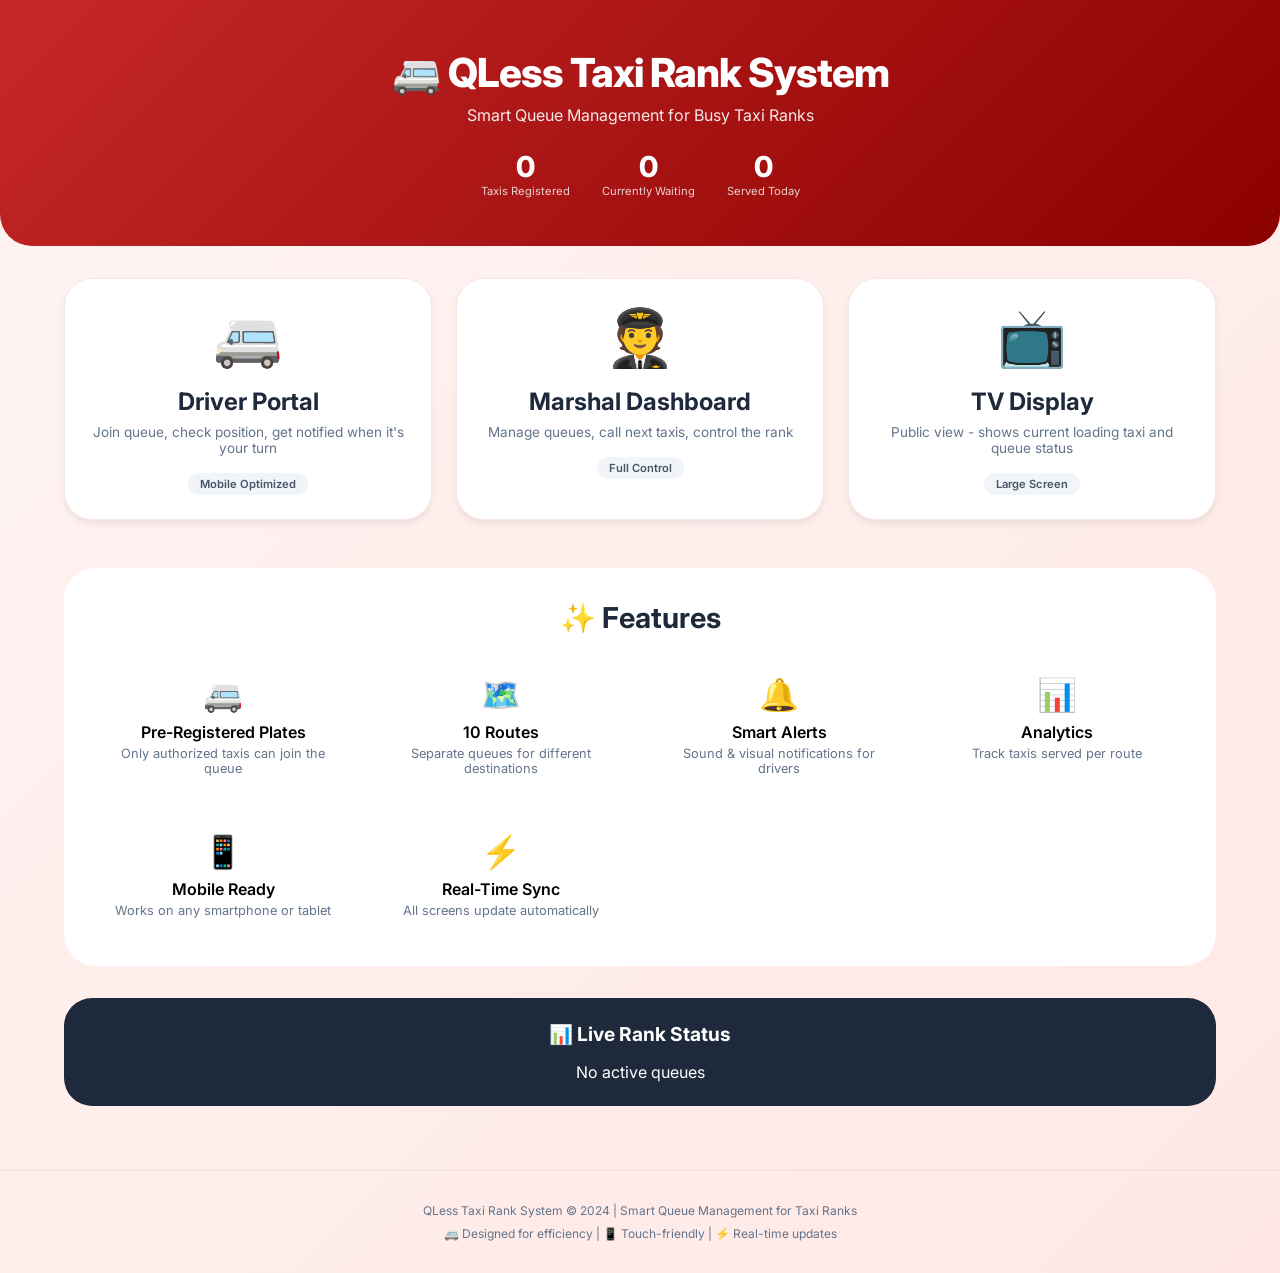
<file: index.html>
<!DOCTYPE html>
<html lang="en">
<head>
  <meta charset="UTF-8">
  <meta name="viewport" content="width=device-width, initial-scale=1.0, viewport-fit=cover">
  <title>QLess Taxi Rank System | Smart Queue Management</title>
  <link href="https://fonts.googleapis.com/css2?family=Inter:wght@300;400;500;600;700;800;900&display=swap" rel="stylesheet">
  <style>
    * {
      margin: 0;
      padding: 0;
      box-sizing: border-box;
    }

    body {
      font-family: 'Inter', sans-serif;
      background: linear-gradient(135deg, #fef4f2 0%, #ffe8e5 100%);
      min-height: 100vh;
    }

    /* Header */
    .hero {
      background: linear-gradient(135deg, #C62828 0%, #8B0000 100%);
      color: white;
      padding: 3rem 1.5rem;
      text-align: center;
      border-bottom-left-radius: 32px;
      border-bottom-right-radius: 32px;
    }

    .hero h1 {
      font-size: 2.5rem;
      font-weight: 800;
      letter-spacing: -1px;
    }

    .hero .tagline {
      font-size: 1rem;
      opacity: 0.9;
      margin-top: 0.5rem;
    }

    .hero .stats {
      display: flex;
      justify-content: center;
      gap: 2rem;
      margin-top: 1.5rem;
      flex-wrap: wrap;
    }

    .hero .stat {
      text-align: center;
    }

    .hero .stat-number {
      font-size: 1.8rem;
      font-weight: 800;
    }

    .hero .stat-label {
      font-size: 0.7rem;
      opacity: 0.8;
    }

    /* Container */
    .container {
      max-width: 1200px;
      margin: 0 auto;
      padding: 2rem 1.5rem;
    }

    /* Portal Cards */
    .portals-grid {
      display: grid;
      grid-template-columns: repeat(auto-fit, minmax(280px, 1fr));
      gap: 1.5rem;
      margin-bottom: 3rem;
    }

    .portal-card {
      background: white;
      border-radius: 28px;
      padding: 1.5rem;
      text-align: center;
      cursor: pointer;
      transition: all 0.3s ease;
      box-shadow: 0 4px 6px rgba(0, 0, 0, 0.07);
      border: 1px solid rgba(198, 40, 40, 0.1);
    }

    .portal-card:hover {
      transform: translateY(-8px);
      box-shadow: 0 20px 30px rgba(198, 40, 40, 0.15);
      border-color: rgba(198, 40, 40, 0.3);
    }

    .portal-icon {
      font-size: 3.5rem;
      margin-bottom: 1rem;
    }

    .portal-card h3 {
      font-size: 1.5rem;
      font-weight: 700;
      color: #1e293b;
      margin-bottom: 0.5rem;
    }

    .portal-card p {
      color: #64748b;
      font-size: 0.85rem;
      margin-bottom: 1rem;
    }

    .portal-badge {
      display: inline-block;
      background: #f1f5f9;
      padding: 0.25rem 0.75rem;
      border-radius: 20px;
      font-size: 0.7rem;
      font-weight: 600;
      color: #475569;
    }

    /* Features Section */
    .features {
      background: white;
      border-radius: 32px;
      padding: 2rem;
      margin-top: 1rem;
    }

    .features h2 {
      text-align: center;
      font-size: 1.8rem;
      font-weight: 700;
      color: #1e293b;
      margin-bottom: 1.5rem;
    }

    .features-grid {
      display: grid;
      grid-template-columns: repeat(auto-fit, minmax(200px, 1fr));
      gap: 1.5rem;
    }

    .feature-item {
      text-align: center;
      padding: 1rem;
    }

    .feature-icon {
      font-size: 2rem;
      margin-bottom: 0.5rem;
    }

    .feature-item h4 {
      font-weight: 600;
      margin-bottom: 0.25rem;
    }

    .feature-item p {
      font-size: 0.8rem;
      color: #64748b;
    }

    /* Quick Stats */
    .quick-stats {
      background: #1e293b;
      border-radius: 28px;
      padding: 1.5rem;
      margin-top: 2rem;
      color: white;
    }

    .quick-stats h3 {
      font-size: 1.2rem;
      margin-bottom: 1rem;
      text-align: center;
    }

    .stats-row {
      display: flex;
      justify-content: space-around;
      flex-wrap: wrap;
      gap: 1rem;
    }

    .stat-item {
      text-align: center;
    }

    .stat-value {
      font-size: 1.5rem;
      font-weight: 800;
      color: #C62828;
    }

    /* Footer */
    .footer {
      text-align: center;
      padding: 2rem;
      color: #64748b;
      font-size: 0.75rem;
      border-top: 1px solid rgba(0, 0, 0, 0.05);
      margin-top: 2rem;
    }

    /* Responsive */
    @media (max-width: 768px) {
      .hero h1 {
        font-size: 1.8rem;
      }
      
      .portals-grid {
        grid-template-columns: 1fr;
      }
      
      .features-grid {
        grid-template-columns: 1fr;
      }
    }

    /* Animations */
    @keyframes fadeInUp {
      from {
        opacity: 0;
        transform: translateY(20px);
      }
      to {
        opacity: 1;
        transform: translateY(0);
      }
    }

    .portal-card {
      animation: fadeInUp 0.5s ease forwards;
    }

    .portal-card:nth-child(1) { animation-delay: 0.1s; }
    .portal-card:nth-child(2) { animation-delay: 0.2s; }
    .portal-card:nth-child(3) { animation-delay: 0.3s; }
  </style>
</head>
<body>
  <div class="hero">
    <h1>🚐 QLess Taxi Rank System</h1>
    <p class="tagline">Smart Queue Management for Busy Taxi Ranks</p>
    <div class="stats" id="liveStats">
      <div class="stat">
        <div class="stat-number" id="totalTaxis">0</div>
        <div class="stat-label">Taxis Registered</div>
      </div>
      <div class="stat">
        <div class="stat-number" id="totalInQueue">0</div>
        <div class="stat-label">Currently Waiting</div>
      </div>
      <div class="stat">
        <div class="stat-number" id="totalServed">0</div>
        <div class="stat-label">Served Today</div>
      </div>
    </div>
  </div>

  <div class="container">
    <div class="portals-grid">
      <!-- Driver Portal -->
      <div class="portal-card" onclick="window.location.href='driver.html'">
        <div class="portal-icon">🚐</div>
        <h3>Driver Portal</h3>
        <p>Join queue, check position, get notified when it's your turn</p>
        <span class="portal-badge">Mobile Optimized</span>
      </div>

      <!-- Marshal Dashboard -->
      <div class="portal-card" onclick="window.location.href='marshal.html'">
        <div class="portal-icon">🧑‍✈️</div>
        <h3>Marshal Dashboard</h3>
        <p>Manage queues, call next taxis, control the rank</p>
        <span class="portal-badge">Full Control</span>
      </div>

      <!-- TV Display -->
      <div class="portal-card" onclick="window.location.href='display.html'">
        <div class="portal-icon">📺</div>
        <h3>TV Display</h3>
        <p>Public view - shows current loading taxi and queue status</p>
        <span class="portal-badge">Large Screen</span>
      </div>
    </div>

    <div class="features">
      <h2>✨ Features</h2>
      <div class="features-grid">
        <div class="feature-item">
          <div class="feature-icon">🚐</div>
          <h4>Pre-Registered Plates</h4>
          <p>Only authorized taxis can join the queue</p>
        </div>
        <div class="feature-item">
          <div class="feature-icon">🗺️</div>
          <h4>10 Routes</h4>
          <p>Separate queues for different destinations</p>
        </div>
        <div class="feature-item">
          <div class="feature-icon">🔔</div>
          <h4>Smart Alerts</h4>
          <p>Sound & visual notifications for drivers</p>
        </div>
        <div class="feature-item">
          <div class="feature-icon">📊</div>
          <h4>Analytics</h4>
          <p>Track taxis served per route</p>
        </div>
        <div class="feature-item">
          <div class="feature-icon">📱</div>
          <h4>Mobile Ready</h4>
          <p>Works on any smartphone or tablet</p>
        </div>
        <div class="feature-item">
          <div class="feature-icon">⚡</div>
          <h4>Real-Time Sync</h4>
          <p>All screens update automatically</p>
        </div>
      </div>
    </div>

    <div class="quick-stats">
      <h3>📊 Live Rank Status</h3>
      <div class="stats-row" id="routeStats">
        <!-- Route stats will be populated here -->
      </div>
    </div>
  </div>

  <div class="footer">
    <p>QLess Taxi Rank System © 2024 | Smart Queue Management for Taxi Ranks</p>
    <p style="margin-top: 0.5rem;">🚐 Designed for efficiency | 📱 Touch-friendly | ⚡ Real-time updates</p>
  </div>

  <script>
    // Load live data from localStorage
    function loadLiveStats() {
      // Get queues data
      const queues = JSON.parse(localStorage.getItem('taxi_queues') || '{}');
      const analytics = JSON.parse(localStorage.getItem('taxi_analytics') || '{}');
      const plates = JSON.parse(localStorage.getItem('taxi_registered_plates') || '[]');
      
      // Calculate totals
      let totalInQueue = 0;
      let routeStatsHtml = '';
      
      for (const routeId in queues) {
        const routeQueue = queues[routeId] || [];
        const waiting = routeQueue.filter(t => t.status === 'waiting' || t.status === 'next').length;
        totalInQueue += waiting;
        
        // Get route name
        const routes = JSON.parse(localStorage.getItem('taxi_routes') || '[]');
        const route = routes.find(r => r.id === routeId);
        const routeName = route ? route.name : routeId;
        
        routeStatsHtml += `
          <div class="stat-item">
            <div class="stat-value">${waiting}</div>
            <div style="font-size: 0.7rem;">${routeName}</div>
          </div>
        `;
      }
      
      // Calculate total served today
      let totalServed = 0;
      for (const routeId in analytics) {
        totalServed += analytics[routeId]?.totalServed || 0;
      }
      
      document.getElementById('totalTaxis').textContent = plates.length;
      document.getElementById('totalInQueue').textContent = totalInQueue;
      document.getElementById('totalServed').textContent = totalServed;
      
      const routeStatsContainer = document.getElementById('routeStats');
      if (routeStatsContainer) {
        routeStatsContainer.innerHTML = routeStatsHtml || '<div class="stat-item">No active queues</div>';
      }
    }
    
    // Load on page load
    loadLiveStats();
    
    // Auto-refresh every 3 seconds
    setInterval(loadLiveStats, 3000);
    
    // Also listen for storage events
    window.addEventListener('storage', () => {
      loadLiveStats();
    });
  </script>
</body>
</html>
</file>
